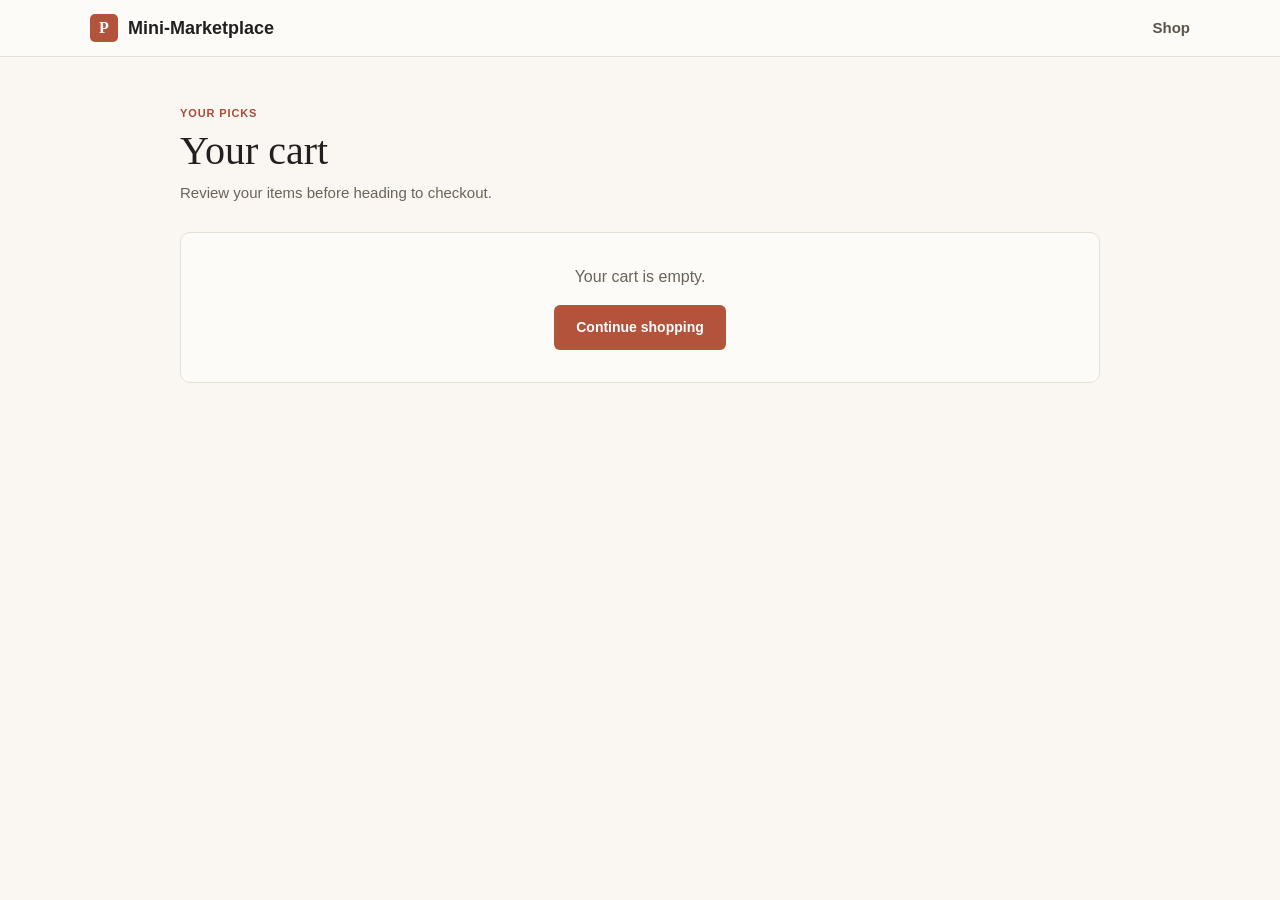
<file: cart.html>
<!DOCTYPE html>
<html lang="en">

<head>
    <meta charset="UTF-8">
    <meta name="viewport" content="width=device-width, initial-scale=1.0">
    <title>Your Cart - Peeqmart</title>
    <link rel="stylesheet" href="style.css">
</head>

<body class="cart-page">
    <header class="site-nav">
        <div class="nav-inner">
            <a href="index.html" class="brand-link">
                <span class="brand-badge">P</span>
                <span class="brand-name">Mini-Marketplace</span>
            </a>

            <nav class="nav-actions">
                <a href="index.html" class="nav-link">Shop</a>
            </nav>
        </div>
    </header>

    <main class="cart-container">
        <p class="cart-eyebrow">YOUR PICKS</p>
        <h1 class="cart-heading">Your cart</h1>
        <p class="cart-subtitle">Review your items before heading to checkout.</p>

        <div id="cart-empty" class="cart-empty" hidden>
            <p>Your cart is empty.</p>
            <a href="index.html" class="checkout-btn">Continue shopping</a>
        </div>

        <div id="cart-items" class="cart-items"></div>

        <div id="cart-summary" class="cart-summary" hidden>
            <div class="subtotal-row">
                <span>Subtotal</span>
                <strong id="cart-subtotal">₦0.00</strong>
            </div>
            <button type="button" id="checkout-btn" class="checkout-btn">Continue to checkout</button>
        </div>
    </main>

    <script src="cart.js" defer></script>
</body>

</html>
</file>
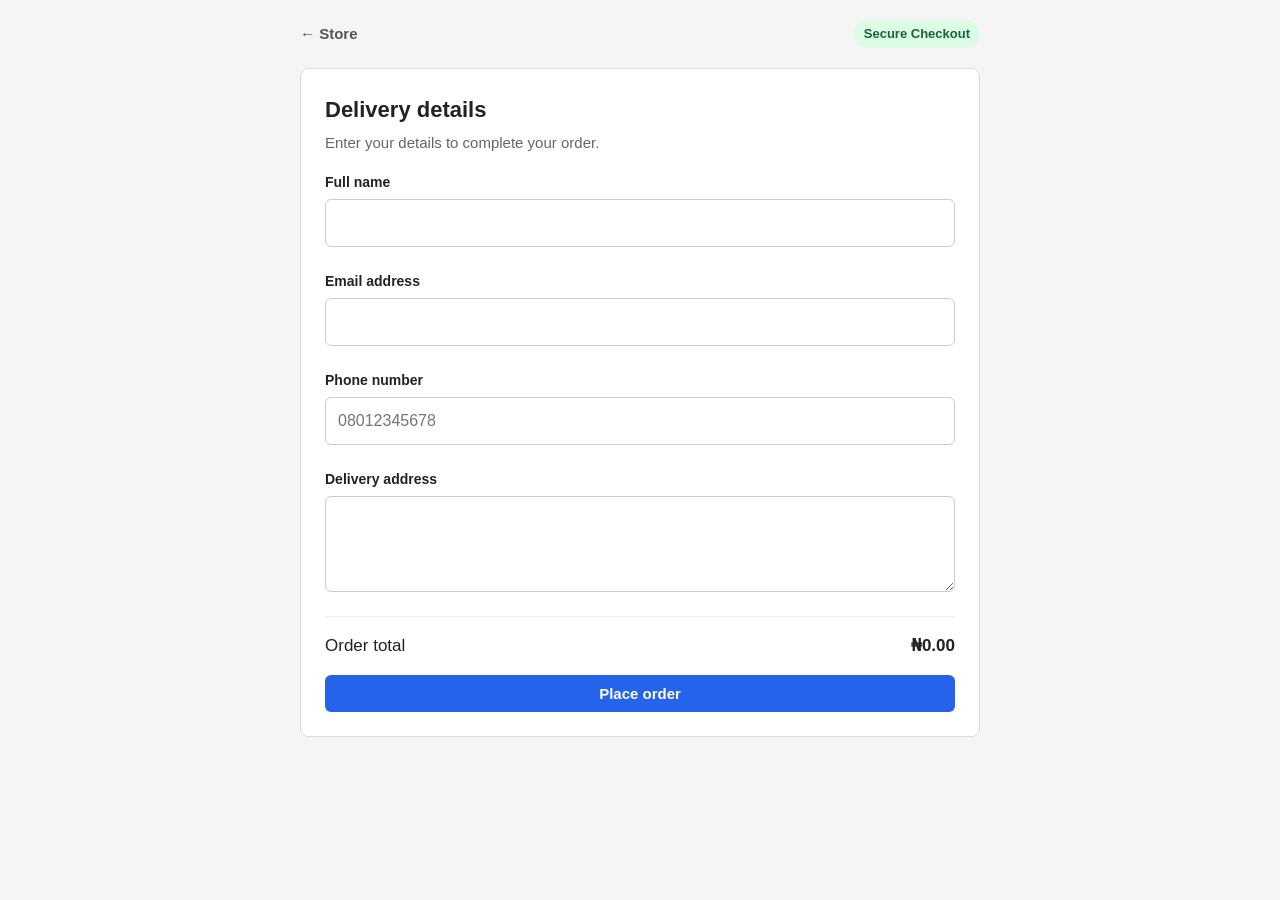
<file: checkout.html>
<!DOCTYPE html>
<html lang="en">
<head>
  <meta charset="UTF-8">
  <meta name="viewport" content="width=device-width, initial-scale=1.0">
  <title>Mini Marketplace - Checkout</title>
  <link rel="stylesheet" href="style.css">
</head>
<body>
  <main class="container checkout-container">
    <header class="top-bar">
      <a href="index.html" class="nav-link">← Store</a>
      <span class="page-badge">Secure Checkout</span>
    </header>

    <section class="checkout-card" aria-labelledby="checkout-heading">
      <h1 id="checkout-heading" class="summary-title">Delivery details</h1>
      <p class="summary-subtitle">Enter your details to complete your order.</p>

      <div id="checkout-form-error" class="checkout-alert" role="alert" aria-live="polite" hidden></div>

      <form id="checkout-form" novalidate>
        <div class="form-field">
          <label for="customer-name">Full name</label>
          <input id="customer-name" name="name" type="text" autocomplete="name" required minlength="2" aria-describedby="name-error">
          <small class="field-error" id="name-error"></small>
        </div>
        <div class="form-field">
          <label for="customer-email">Email address</label>
          <input id="customer-email" name="email" type="email" autocomplete="email" required aria-describedby="email-error">
          <small class="field-error" id="email-error"></small>
        </div>
        <div class="form-field">
          <label for="customer-phone">Phone number</label>
          <input id="customer-phone" name="phone" type="tel" autocomplete="tel" inputmode="tel" placeholder="08012345678" required aria-describedby="phone-error">
          <small class="field-error" id="phone-error"></small>
        </div>
        <div class="form-field">
          <label for="customer-address">Delivery address</label>
          <textarea id="customer-address" name="address" rows="3" autocomplete="street-address" required minlength="8" aria-describedby="address-error"></textarea>
          <small class="field-error" id="address-error"></small>
        </div>
        <div class="checkout-total"><span>Order total</span><strong id="checkout-total">₦0.00</strong></div>
        <button class="checkout-submit" type="submit">Place order</button>
      </form>
    </section>
  </main>
  <script src="main.js" defer></script>
  <script src="checkout.js" defer></script>
</body>
</html>
</file>
<file: style.css>
* {
    box-sizing: border-box;
    margin: 0;
    padding: 0;
}

[hidden] {
    display: none !important;
}

body {
    font-family: Arial, sans-serif;
    background-color: #f5f5f5;
    color: #222222;
    line-height: 1.5;
    padding: 20px;
}

.container {
    max-width: 1100px;
    margin: 0 auto;
}

.products-header {
    display: flex;
    justify-content: space-between;
    align-items: center;
    flex-wrap: wrap;
    gap: 12px;
    margin-bottom: 20px;
}

.products-controls {
    display: flex;
    gap: 10px;
    flex-wrap: wrap;
}

input,
select {
    padding: 8px 12px;
    font-size: 16px;
    border: 1px solid #cccccc;
    border-radius: 6px;
    background-color: #ffffff;
}

button {
    padding: 10px 14px;
    font-size: 15px;
    font-weight: bold;
    background-color: #2563eb;
    color: #ffffff;
    border: none;
    border-radius: 6px;
    cursor: pointer;
}

button:hover {
    background-color: #1d4ed8;
}

.status-message {
    text-align: center;
    padding: 20px;
    font-size: 16px;
    color: #555555;
}

.error-box {
    background-color: #fee2e2;
    border: 1px solid #fca5a5;
    color: #991b1b;
    padding: 16px;
    border-radius: 6px;
    text-align: center;
    margin-bottom: 20px;
}

.error-box button {
    margin-top: 10px;
    background-color: #dc2626;
}

.error-box button:hover {
    background-color: #b91c1c;
}

.error-actions {
    display: flex;
    justify-content: center;
    align-items: center;
    gap: 10px;
    flex-wrap: wrap;
    margin-top: 10px;
}

.error-actions .button-link {
    margin-top: 0;
}

.error-actions button {
    margin-top: 0;
}

.products-grid {
    display: grid;
    grid-template-columns: repeat(auto-fill, minmax(220px, 1fr));
    gap: 16px;
}

.product-card {
    background-color: #ffffff;
    border: 1px solid #dddddd;
    border-radius: 8px;
    padding: 14px;
    display: flex;
    flex-direction: column;
    justify-content: space-between;
    gap: 10px;
}

.product-card img {
    width: 100%;
    height: 160px;
    object-fit: cover;
    border-radius: 4px;
}

.product-title {
    font-size: 16px;
    font-weight: bold;
}

.product-category {
    font-size: 13px;
    color: #666666;
}

.product-price {
    font-size: 17px;
    font-weight: bold;
    color: #16a34a;
}

/* Navigation & Top Bar */
.top-bar {
    display: flex;
    justify-content: space-between;
    align-items: center;
    flex-wrap: wrap;
    gap: 12px;
    margin-bottom: 20px;
}

.cart-btn,
.nav-link {
    display: inline-flex;
    align-items: center;
    gap: 6px;
    text-decoration: none;
    color: #2563eb;
    font-weight: bold;
    font-size: 16px;
}

.cart-btn:hover,
.nav-link:hover {
    color: #1d4ed8;
}

.cart-badge {
    display: inline-block;
    background-color: #2563eb;
    color: #ffffff;
    font-size: 12px;
    font-weight: bold;
    padding: 2px 7px;
    border-radius: 999px;
    margin-left: 4px;
}

.button-link {
    display: inline-block;
    padding: 10px 14px;
    background-color: #2563eb;
    color: #ffffff;
    text-decoration: none;
    border-radius: 6px;
    font-weight: bold;
    margin-top: 10px;
}

.button-link:hover {
    background-color: #1d4ed8;
}

.page-badge {
    display: inline-block;
    font-size: 13px;
    font-weight: bold;
    background-color: #dcfce7;
    color: #166534;
    padding: 4px 10px;
    border-radius: 999px;
}

/* Order Summary Styles */
.summary-banner {
    background-color: #ffffff;
    border: 1px solid #dddddd;
    border-radius: 8px;
    padding: 24px 20px;
    text-align: center;
    margin-bottom: 20px;
}

.success-icon {
    width: 48px;
    height: 48px;
    line-height: 48px;
    background-color: #16a34a;
    color: #ffffff;
    border-radius: 50%;
    font-size: 24px;
    font-weight: bold;
    margin: 0 auto 12px;
}

.summary-title {
    font-size: 22px;
    font-weight: bold;
    margin-bottom: 6px;
}

.summary-subtitle {
    color: #666666;
    font-size: 15px;
    margin-bottom: 12px;
}

.order-id-badge {
    display: inline-block;
    background-color: #f3f4f6;
    color: #374151;
    padding: 6px 12px;
    border-radius: 6px;
    font-size: 14px;
}

.summary-content {
    display: flex;
    flex-direction: column;
    gap: 20px;
}

.summary-card {
    background-color: #ffffff;
    border: 1px solid #dddddd;
    border-radius: 8px;
    padding: 20px;
}

.section-title {
    font-size: 18px;
    font-weight: bold;
    margin-bottom: 16px;
    padding-bottom: 8px;
    border-bottom: 1px solid #eeeeee;
}

.details-grid {
    display: grid;
    grid-template-columns: repeat(auto-fit, minmax(220px, 1fr));
    gap: 14px;
}

.detail-item {
    display: flex;
    flex-direction: column;
    gap: 2px;
}

.detail-item.full-width {
    grid-column: 1 / -1;
}

.detail-label {
    font-size: 12px;
    color: #666666;
    text-transform: uppercase;
    font-weight: bold;
    letter-spacing: 0.5px;
}

.detail-value {
    font-size: 15px;
    color: #222222;
    word-break: break-word;
}

.table-container {
    overflow-x: auto;
}

.summary-table {
    width: 100%;
    border-collapse: collapse;
    font-size: 15px;
}

.summary-table th,
.summary-table td {
    padding: 10px 8px;
    text-align: left;
    border-bottom: 1px solid #eeeeee;
}

.summary-table th {
    font-size: 13px;
    text-transform: uppercase;
    color: #666666;
    background-color: #f9fafb;
}

.text-right {
    text-align: right;
}

.text-center {
    text-align: center;
}

.btn-sm {
    padding: 6px 12px;
    font-size: 13px;
    border-radius: 4px;
}

.total-label {
    font-weight: bold;
    font-size: 16px;
    padding-top: 14px;
}

.total-value {
    font-weight: bold;
    font-size: 18px;
    color: #16a34a;
    padding-top: 14px;
}

.summary-actions {
    text-align: center;
    margin-top: 8px;
}

.continue-btn {
    padding: 12px 24px;
    font-size: 16px;
}

@media (max-width: 600px) {
    body {
        padding: 12px;
    }

    .products-controls {
        width: 100%;
    }

    input,
    select {
        width: 100%;
    }

    .summary-card {
        padding: 14px;
    }

    .continue-btn {
        width: 100%;
    }
}

/* Checkout form */
.checkout-container { 
    max-width: 680px; 
}

.checkout-card { 
    background: #fff; 
    border: 1px solid #ddd; border-radius: 8px; padding: 24px; 
}

.form-field { 
    display: flex; 
    flex-direction: column; 
    gap: 6px; 
    margin: 18px 0; 
}

.form-field label { 
    font-weight: 700; 
    font-size: 14px; 
}

.form-field input, .form-field textarea {
     width: 100%; 
     font: inherit; 
     padding: 11px 12px; 
     border: 1px solid #ccc; border-radius: 6px; 
    }

.form-field textarea { 
    resize: vertical; 
}

.form-field input:focus, .form-field textarea:focus { 
    outline: 2px solid #93c5fd; border-color: #2563eb; 
}

.form-field .invalid-field { 
    border-color: #dc2626; background: #fffafa; 
}

.field-error { 
    min-height: 0; color: #b91c1c; font-size: 13px; 
}

.checkout-alert { 
    margin: 14px 0; 
    padding: 12px; 
    color: #991b1b; 
    background: #fee2e2; 
    border: 1px solid #fca5a5; border-radius: 6px; 
}

.checkout-total { 
    display: flex; 
    justify-content: space-between; padding: 16px 0; 
    border-top: 1px solid #eee; font-size: 17px; 
}

.checkout-submit { 
    width: 100%; 
}


/* Cart Page Styles */
body.cart-page {
    background-color: #faf7f2;
    color: #231f20;
    padding: 0;
}

.site-nav {
    background-color: #fdfbf7;
    border-bottom: 1px solid #e6dfd5;
    padding: 14px 24px;
}

.nav-inner {
    max-width: 1100px;
    margin: 0 auto;
    display: flex;
    justify-content: space-between;
    align-items: center;
}

.brand-link {
    display: inline-flex;
    align-items: center;
    gap: 10px;
    text-decoration: none;
    color: #231f20;
    font-weight: bold;
    font-size: 18px;
}

.brand-badge {
    width: 28px;
    height: 28px;
    background-color: #b4533c;
    color: #ffffff;
    border-radius: 5px;
    display: inline-flex;
    align-items: center;
    justify-content: center;
    font-family: Georgia, serif;
    font-size: 16px;
}

.nav-actions {
    display: flex;
    align-items: center;
    gap: 16px;
}

.nav-link {
    text-decoration: none;
    color: #5c534a;
    font-size: 15px;
}

.nav-link:hover {
    color: #231f20;
}

.nav-cart-pill {
    display: inline-flex;
    align-items: center;
    gap: 8px;
    background-color: #f3ece2;
    color: #231f20;
    text-decoration: none;
    padding: 6px 12px;
    border-radius: 999px;
    font-size: 14px;
    font-weight: bold;
}

.cart-badge {
    background-color: #b4533c;
    color: #ffffff;
    border-radius: 999px;
    min-width: 20px;
    height: 20px;
    padding: 0 6px;
    display: inline-flex;
    align-items: center;
    justify-content: center;
    font-size: 12px;
}

.cart-container {
    max-width: 960px;
    margin: 48px auto;
    padding: 0 20px;
}

.cart-eyebrow {
    font-size: 11px;
    font-weight: bold;
    letter-spacing: 0.08em;
    color: #a94a36;
    margin-bottom: 6px;
}

.cart-heading {
    font-family: Georgia, serif;
    font-size: 40px;
    font-weight: normal;
    line-height: 1.15;
    margin-bottom: 8px;
}

.cart-subtitle {
    color: #6b6258;
    font-size: 15px;
    margin-bottom: 28px;
}

.cart-items {
    display: flex;
    flex-direction: column;
    gap: 12px;
}

.cart-item-card {
    background-color: #fdfbf7;
    border: 1px solid #e6dfd5;
    border-radius: 10px;
    padding: 16px 20px;
    display: flex;
    justify-content: space-between;
    align-items: center;
    gap: 16px;
}

.cart-item-info {
    display: flex;
    align-items: center;
    gap: 14px;
}

.cart-item-image {
    width: 56px;
    height: 56px;
    object-fit: cover;
    border-radius: 6px;
    border: 1px solid #e6dfd5;
}

.cart-item-title {
    font-weight: bold;
    font-size: 15px;
    margin-bottom: 2px;
}

.cart-item-unit {
    color: #7c7267;
    font-size: 13px;
}

.cart-item-actions {
    display: flex;
    align-items: center;
    gap: 18px;
}

.cart-qty-input {
    width: 64px;
    padding: 8px 10px;
    font-size: 14px;
    border: 1px solid #d8cfc3;
    border-radius: 6px;
    background-color: #ffffff;
}

.cart-line-total {
    font-weight: bold;
    font-size: 15px;
    min-width: 80px;
    text-align: right;
}

.cart-remove-btn {
    background: none;
    color: #a94a36;
    padding: 0;
    font-size: 14px;
    font-weight: normal;
    text-decoration: underline;
}

.cart-remove-btn:hover {
    background: none;
    color: #823424;
}

.cart-summary {
    max-width: 340px;
    margin-left: auto;
    margin-top: 28px;
    padding-top: 18px;
    border-top: 1px solid #e6dfd5;
}

.subtotal-row {
    display: flex;
    justify-content: space-between;
    align-items: center;
    font-size: 16px;
    margin-bottom: 18px;
}

.checkout-btn {
    display: inline-block;
    background-color: #b4533c;
    color: #ffffff;
    text-decoration: none;
    padding: 12px 22px;
    border-radius: 6px;
    font-size: 14px;
    font-weight: bold;
}

.checkout-btn:hover {
    background-color: #96422f;
}

.cart-empty {
    background-color: #fdfbf7;
    border: 1px solid #e6dfd5;
    border-radius: 10px;
    padding: 32px;
    text-align: center;
}

.cart-empty p {
    margin-bottom: 16px;
    color: #6b6258;
}

@media (max-width: 600px) {
    body.cart-page {
        padding: 0;
    }

    .cart-item-card {
        flex-direction: column;
        align-items: flex-start;
    }

    .cart-item-actions {
        width: 100%;
        justify-content: space-between;
    }

    .cart-qty-input {
        width: 64px;
    }

    .cart-summary {
        max-width: 100%;
    }
}


/* Cart Page Styles */
body.cart-page {
    background-color: #faf7f2;
    color: #231f20;
    padding: 0;
}

.site-nav {
    background-color: #fdfbf7;
    border-bottom: 1px solid #e6dfd5;
    padding: 14px 24px;
}

.nav-inner {
    max-width: 1100px;
    margin: 0 auto;
    display: flex;
    justify-content: space-between;
    align-items: center;
}

.brand-link {
    display: inline-flex;
    align-items: center;
    gap: 10px;
    text-decoration: none;
    color: #231f20;
    font-weight: bold;
    font-size: 18px;
}

.brand-badge {
    width: 28px;
    height: 28px;
    background-color: #b4533c;
    color: #ffffff;
    border-radius: 5px;
    display: inline-flex;
    align-items: center;
    justify-content: center;
    font-family: Georgia, serif;
    font-size: 16px;
}

.nav-actions {
    display: flex;
    align-items: center;
    gap: 16px;
}

.nav-link {
    text-decoration: none;
    color: #5c534a;
    font-size: 15px;
}

.nav-link:hover {
    color: #231f20;
}

.nav-cart-pill {
    display: inline-flex;
    align-items: center;
    gap: 8px;
    background-color: #f3ece2;
    color: #231f20;
    text-decoration: none;
    padding: 6px 12px;
    border-radius: 999px;
    font-size: 14px;
    font-weight: bold;
}

.cart-badge {
    background-color: #b4533c;
    color: #ffffff;
    border-radius: 999px;
    min-width: 20px;
    height: 20px;
    padding: 0 6px;
    display: inline-flex;
    align-items: center;
    justify-content: center;
    font-size: 12px;
}

.cart-container {
    max-width: 960px;
    margin: 48px auto;
    padding: 0 20px;
}

.cart-eyebrow {
    font-size: 11px;
    font-weight: bold;
    letter-spacing: 0.08em;
    color: #a94a36;
    margin-bottom: 6px;
}

.cart-heading {
    font-family: Georgia, serif;
    font-size: 40px;
    font-weight: normal;
    line-height: 1.15;
    margin-bottom: 8px;
}

.cart-subtitle {
    color: #6b6258;
    font-size: 15px;
    margin-bottom: 28px;
}

.cart-items {
    display: flex;
    flex-direction: column;
    gap: 12px;
}

.cart-item-card {
    background-color: #fdfbf7;
    border: 1px solid #e6dfd5;
    border-radius: 10px;
    padding: 16px 20px;
    display: flex;
    justify-content: space-between;
    align-items: center;
    gap: 16px;
}

.cart-item-info {
    display: flex;
    align-items: center;
    gap: 14px;
}

.cart-item-image {
    width: 56px;
    height: 56px;
    object-fit: cover;
    border-radius: 6px;
    border: 1px solid #e6dfd5;
}

.cart-item-title {
    font-weight: bold;
    font-size: 15px;
    margin-bottom: 2px;
}

.cart-item-unit {
    color: #7c7267;
    font-size: 13px;
}

.cart-item-actions {
    display: flex;
    align-items: center;
    gap: 18px;
}

.cart-qty-input {
    width: 64px;
    padding: 8px 10px;
    font-size: 14px;
    border: 1px solid #d8cfc3;
    border-radius: 6px;
    background-color: #ffffff;
}

.cart-line-total {
    font-weight: bold;
    font-size: 15px;
    min-width: 80px;
    text-align: right;
}

.cart-remove-btn {
    background: none;
    color: #a94a36;
    padding: 0;
    font-size: 14px;
    font-weight: normal;
    text-decoration: underline;
}

.cart-remove-btn:hover {
    background: none;
    color: #823424;
}

.cart-summary {
    max-width: 340px;
    margin-left: auto;
    margin-top: 28px;
    padding-top: 18px;
    border-top: 1px solid #e6dfd5;
}

.subtotal-row {
    display: flex;
    justify-content: space-between;
    align-items: center;
    font-size: 16px;
    margin-bottom: 18px;
}

.checkout-btn {
    display: inline-block;
    background-color: #b4533c;
    color: #ffffff;
    text-decoration: none;
    padding: 12px 22px;
    border-radius: 6px;
    font-size: 14px;
    font-weight: bold;
}

.checkout-btn:hover {
    background-color: #96422f;
}

.cart-empty {
    background-color: #fdfbf7;
    border: 1px solid #e6dfd5;
    border-radius: 10px;
    padding: 32px;
    text-align: center;
}

.cart-empty p {
    margin-bottom: 16px;
    color: #6b6258;
}

@media (max-width: 600px) {
    body.cart-page {
        padding: 0;
    }

    .cart-item-card {
        flex-direction: column;
        align-items: flex-start;
    }

    .cart-item-actions {
        width: 100%;
        justify-content: space-between;
    }

    .cart-qty-input {
        width: 64px;
    }

    .cart-summary {
        max-width: 100%;
    }
}
</file>
